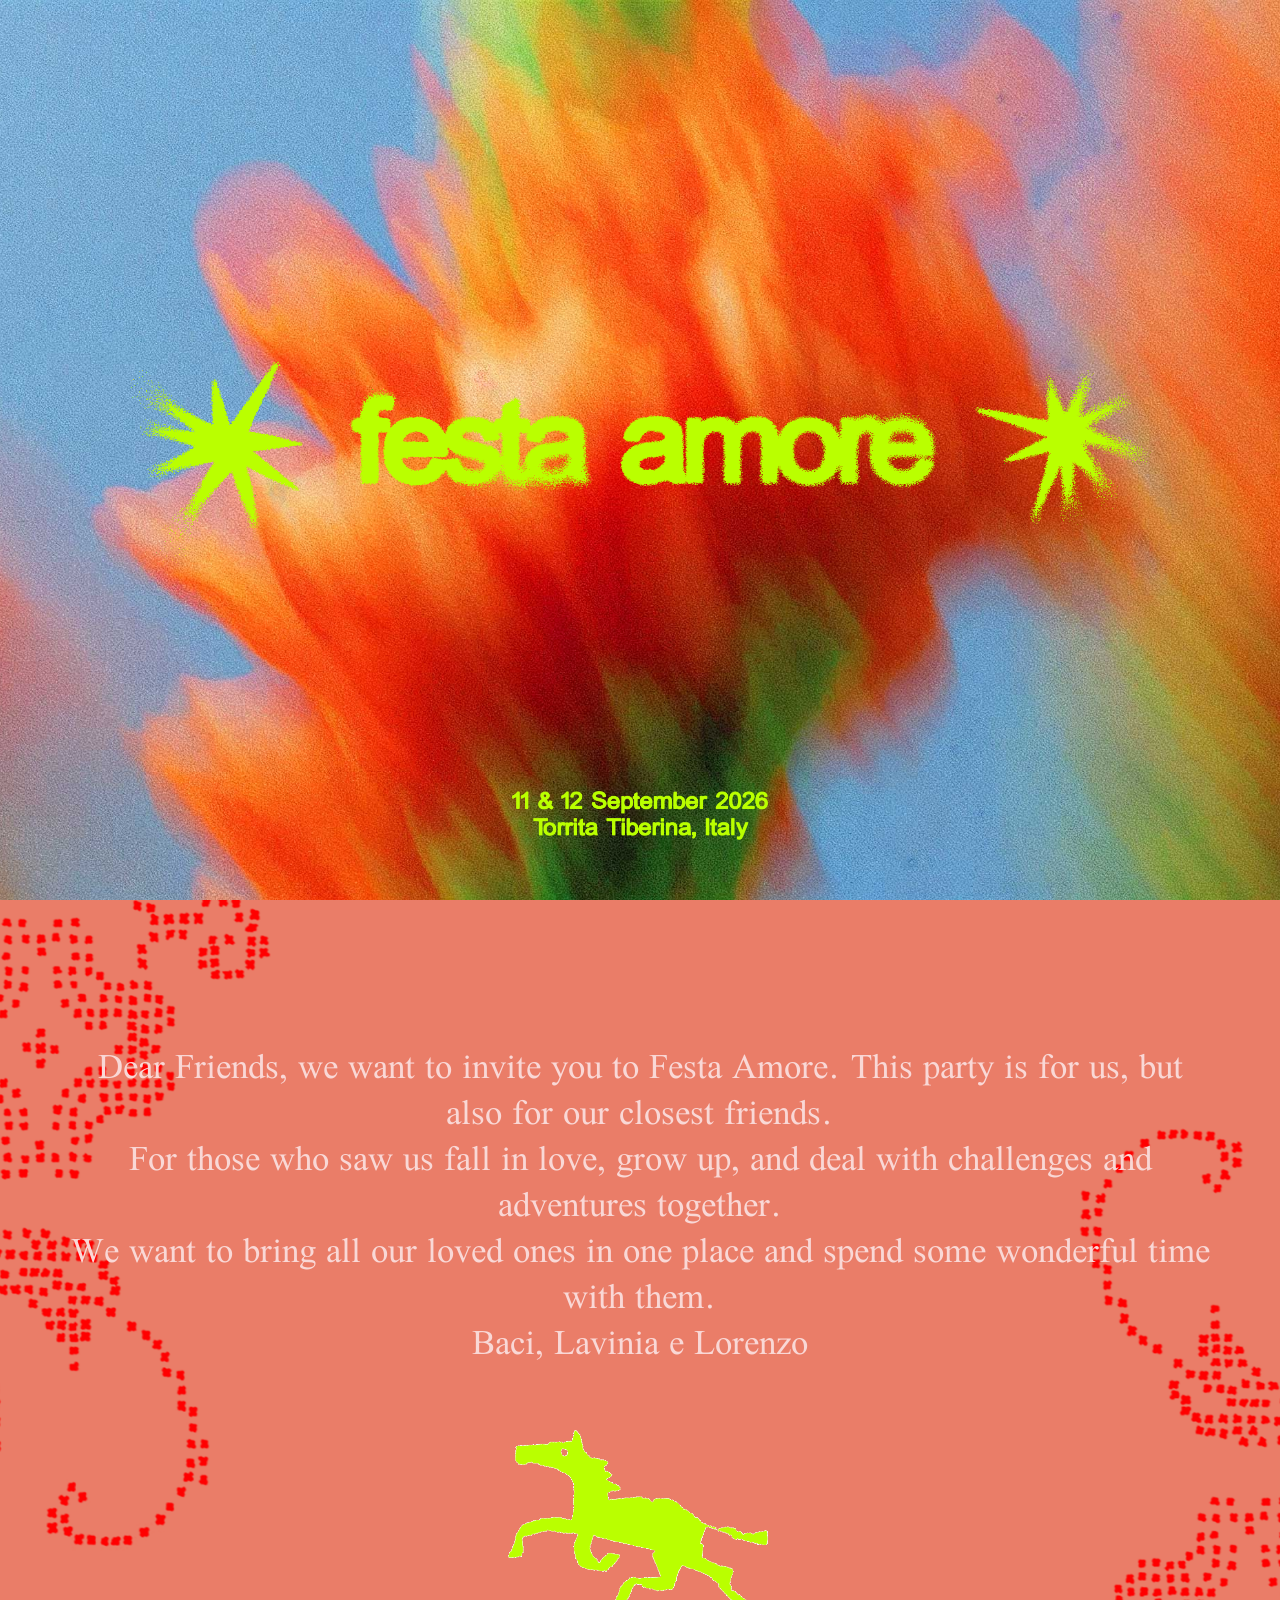
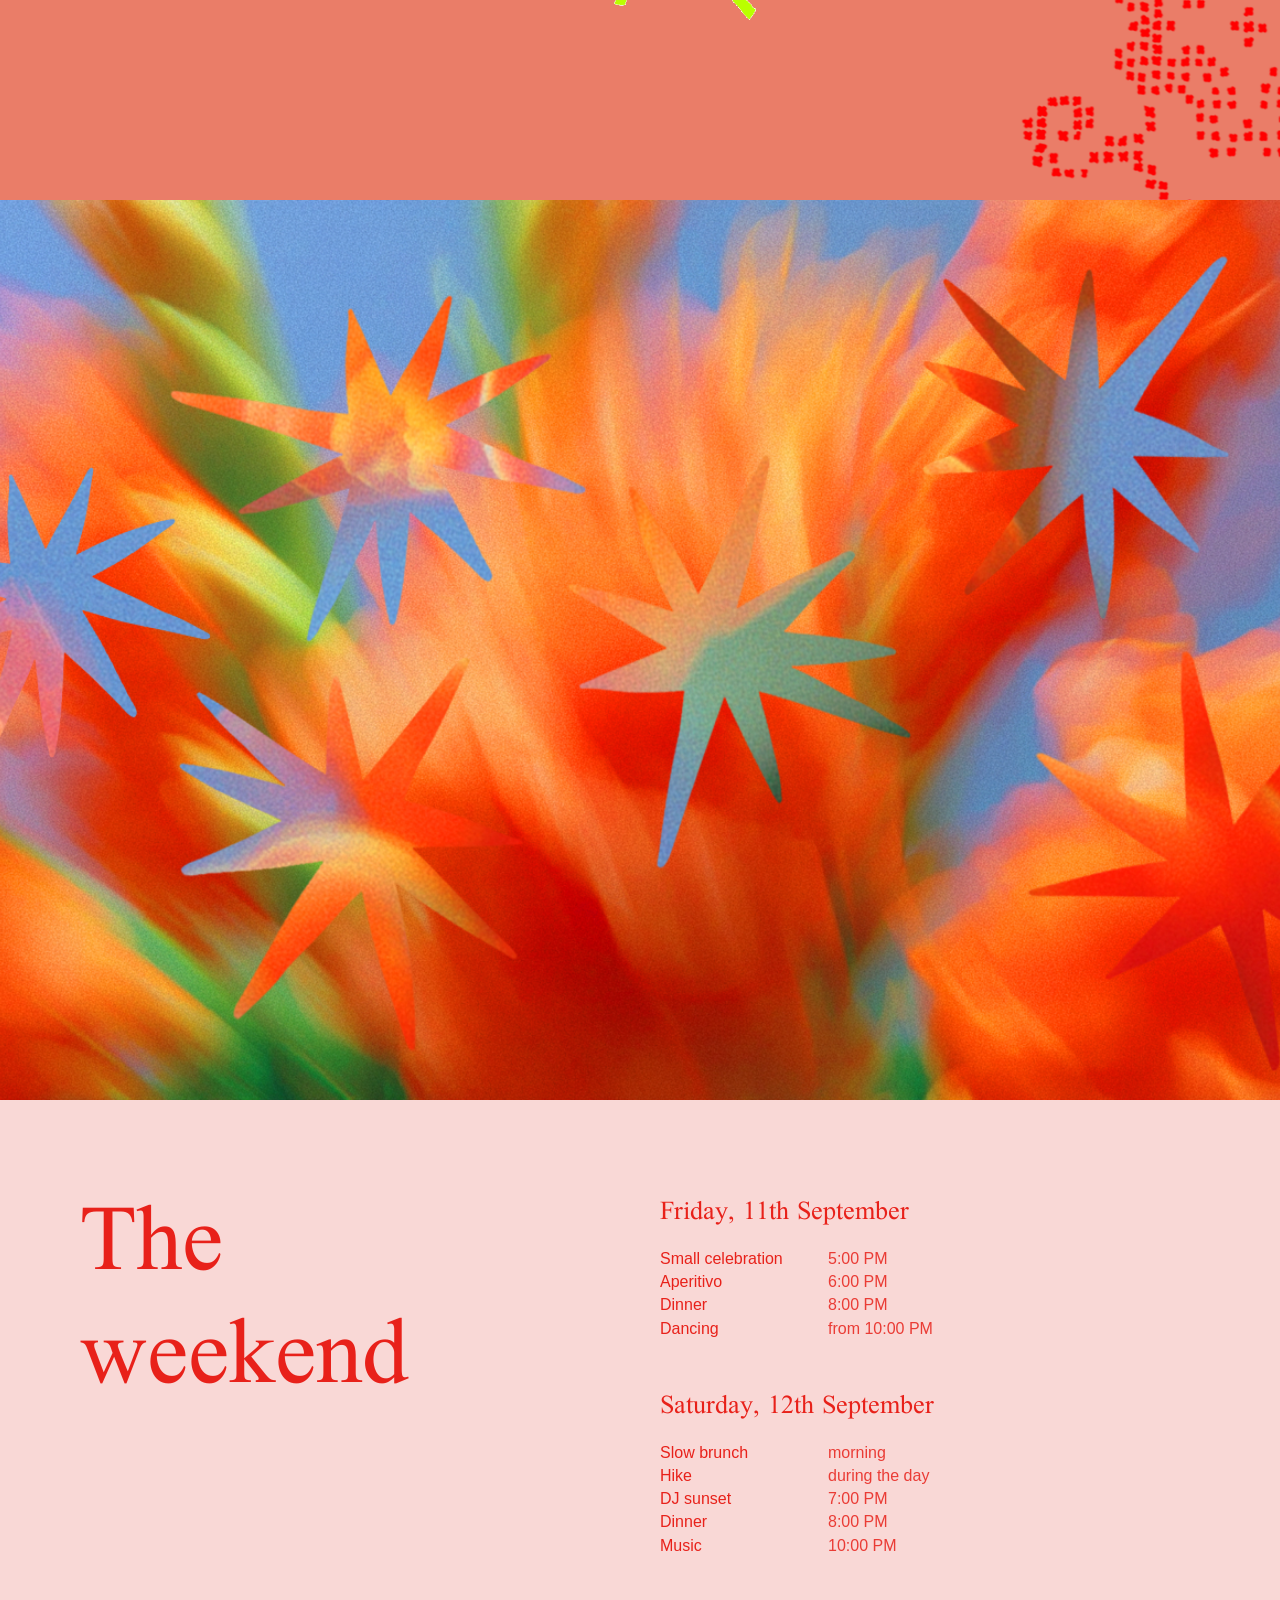
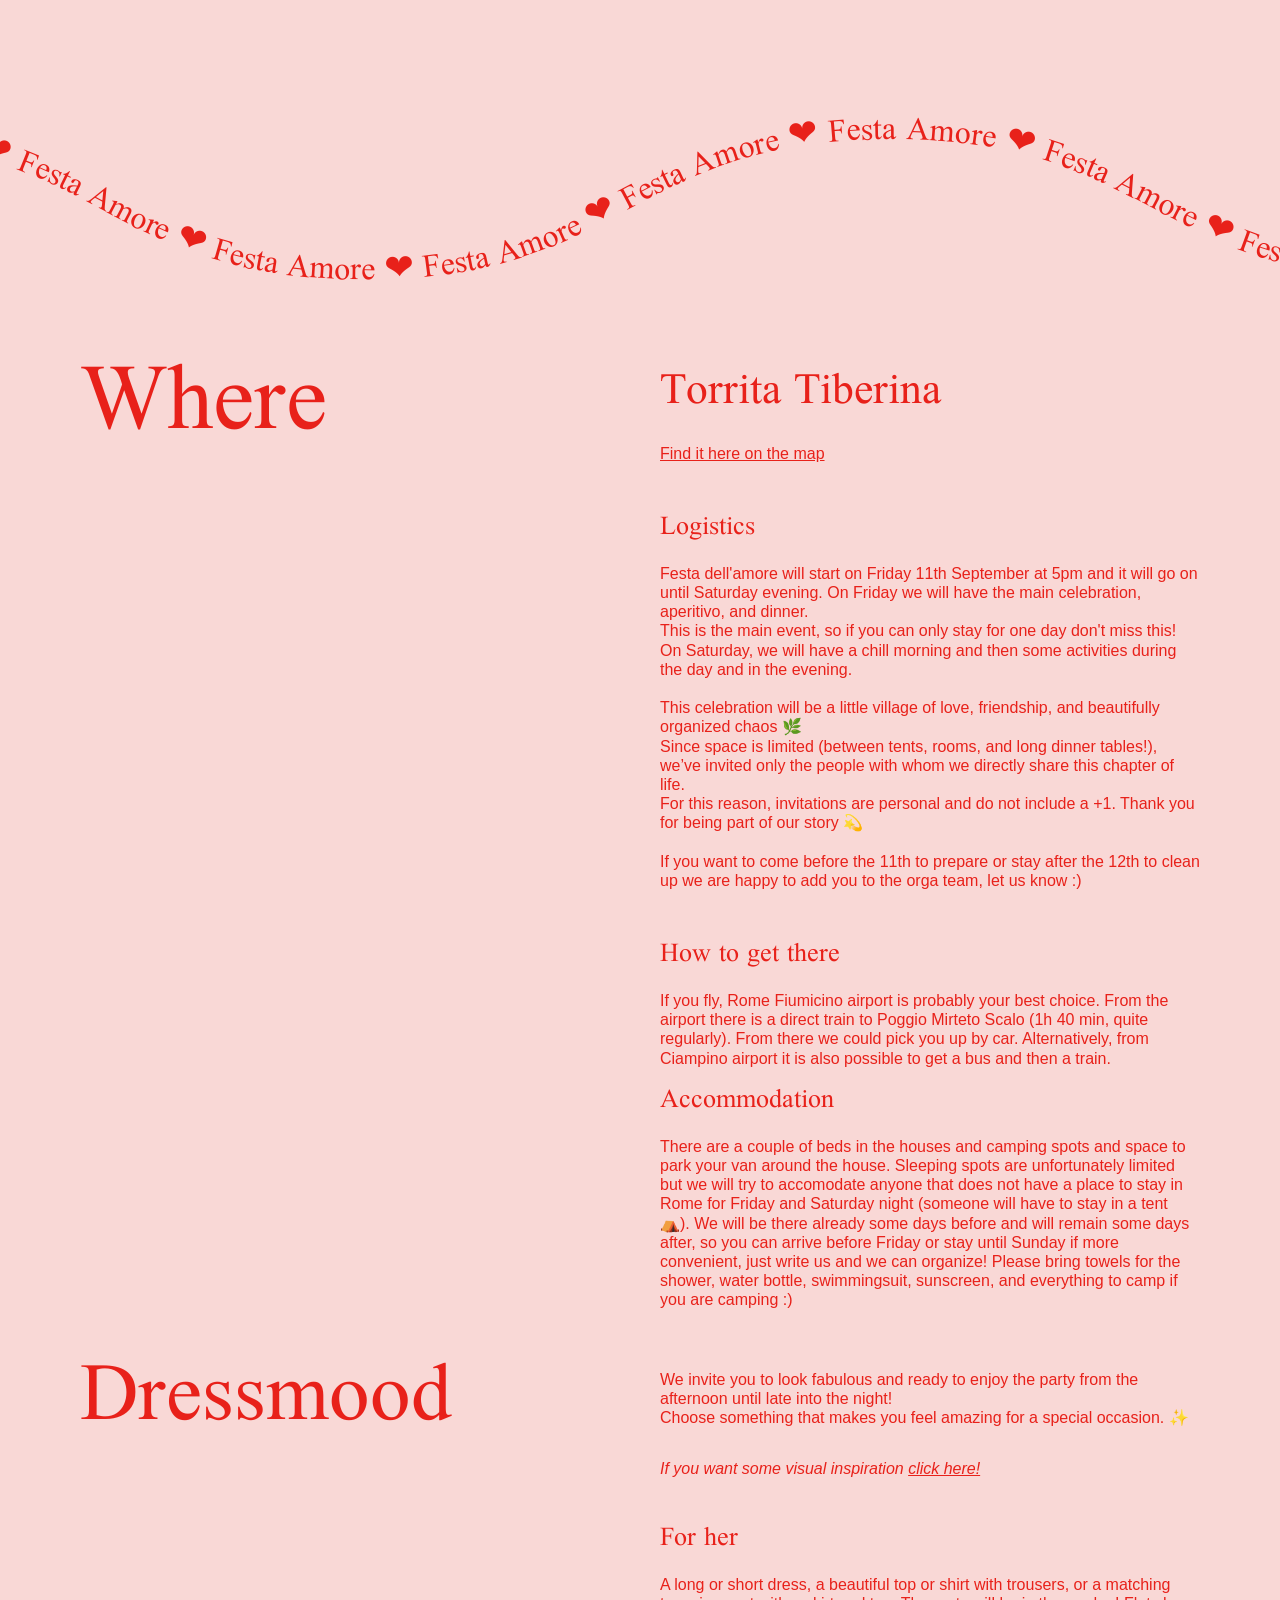
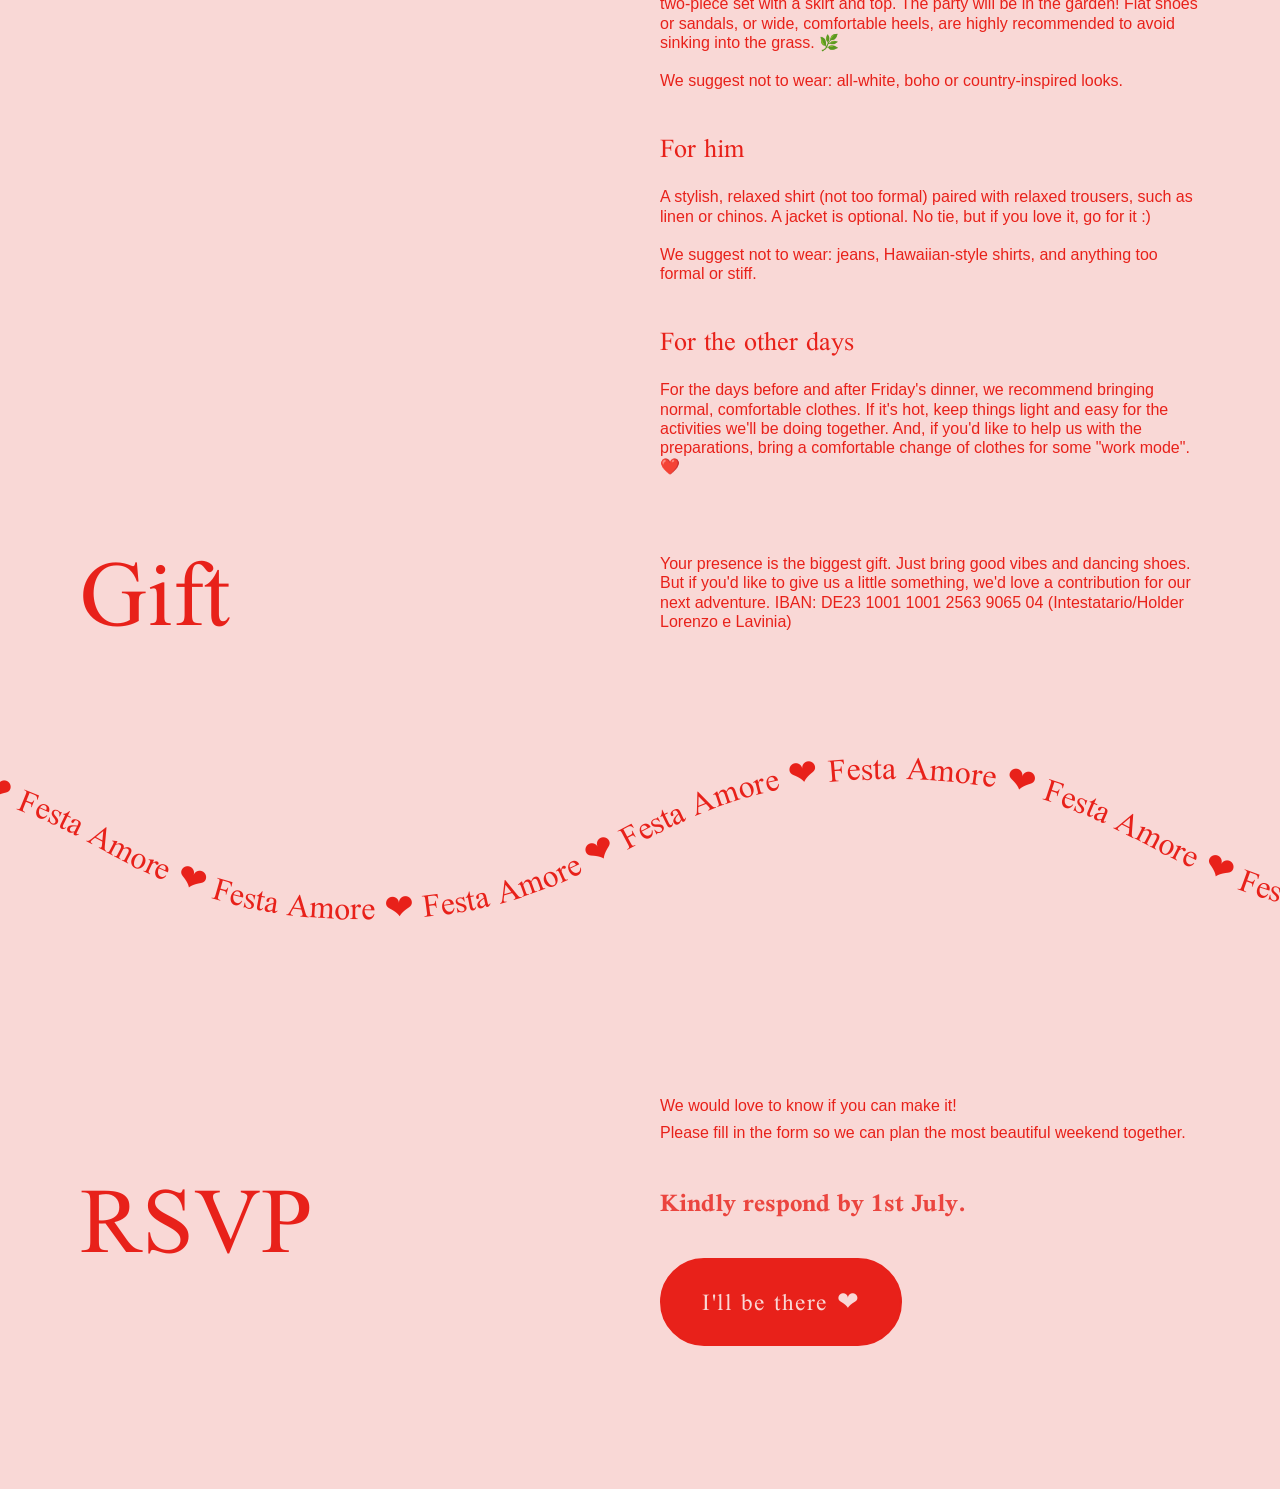
<file: index.html>
<!DOCTYPE html>
<html lang="en">
<head>
    <meta charset="UTF-8">
    <meta name="viewport" content="width=device-width, initial-scale=1.0">
    <title>Festa amore</title>
    <link rel="icon" type="image/png" href="favicon.png">
    <link rel="preconnect" href="https://fonts.googleapis.com">
    <link rel="preconnect" href="https://fonts.gstatic.com" crossorigin>
    <link href="https://fonts.googleapis.com/css2?family=Jacquard+12&family=Jersey+10&family=Jersey+10+Charted&family=Scheherazade+New:wght@400;500;600;700&family=Tiny5&display=swap" rel="stylesheet">
    <style>
        * {
            margin: 0;
            padding: 0;
            box-sizing: border-box;
        }
        body {
            font-family: Arial, sans-serif;
            overflow-x: hidden;
            scroll-behavior: smooth;
            cursor: url('cursor.cur'), auto;
            background-color: #f9d8d6;
        }

        .section {
            height: 100vh;
            min-height: -webkit-fill-available;
            display: flex;
            align-items: center;
            justify-content: center;
            position: relative;
            color: white;
            text-align: center;
        }

        .hero {
            background-image: url('your-hero-image2.jpg');
            background-size: cover;
            background-position: center;
            background-attachment: scroll;
        }

        .hero-content {
            display: flex;
            flex-direction: column;
            align-items: center;
            justify-content: center;
            position: absolute;
            top: 0; left: 0; right: 0; bottom: 0;
            z-index: 2;
        }

        .logo {
            max-width: 80%;
            height: auto;
            z-index: 2;
            position: relative;
            opacity: 0;
            transform: translateY(30px);
            animation: fadeInUp 1.2s ease-out forwards;
        }

        .hero-details {
            max-width: 20%;
            height: auto;
            opacity: 0;
            position: absolute;
            bottom: 60px;
            animation: fadeInUp 1.2s ease-out 0.4s forwards;
        }

        @keyframes fadeInUp {
            to {
                opacity: 1;
                transform: translateY(0);
            }
        }

        .second-section {
            background-image: url('section2.png');
            background-size: cover;
            background-position: center;
            background-attachment: scroll;
            flex-direction: column;
            gap: 32px;
        }

        .second-section-content {
            display: flex;
            flex-direction: column;
            align-items: center;
            gap: 32px;
            z-index: 2;
            padding: 40px;
            padding-top: 80px;
        }

        .second-section-text {
            font-family: 'Scheherazade New', serif;
            font-style: normal;
            font-weight: normal;
            font-size: clamp(1.2rem, 3vw, 3rem);
            color: #f9d8d6;
            text-align: center;
            max-width: 95%;
            line-height: 1.2;
        }

        .second-section-gif {
            max-width: 300px;
            width: 60%;
            height: auto;
        }

        @media (max-width: 768px) {
            .second-section-text { font-size: 3.4rem; }
            .second-section-gif { max-width: 200px; width: 80%; }
        }

        .third-section {
            background-image: url('your-second-image.png');
            background-size: cover;
            background-position: center;
            background-attachment: scroll;
        }

        .weekend-section {
            background-color: #f9d8d6;
            display: flex;
            flex-direction: row;
            align-items: flex-start;
            justify-content: space-between;
            padding: 80px;
            gap: 40px;
        }

        .where-section {
            background-color: #f9d8d6;
            display: flex;
            flex-direction: row;
            align-items: flex-start;
            justify-content: space-between;
            padding: 30px 80px;
            gap: 40px;
        }

        .weekend-title,
        .where-title {
            flex: 1;
            font-family: 'Scheherazade New', serif;
            font-size: clamp(3rem, 8vw, 8rem);
            font-weight: normal;
            color: #e8211a;
            line-height: 1.1;
            text-align: left;
        }

        .weekend-schedule,
        .where-content {
            flex: 1;
            display: flex;
            flex-direction: column;
            gap: 32px;
            color: #e8211a;
            text-align: left;
        }

        .day-title {
            font-family: 'Scheherazade New', serif;
            font-size: 1.8rem;
            font-weight: normal;
            margin-bottom: 10px;
            color: #e8211a;
        }

        .location-title {
            font-family: 'Scheherazade New', serif;
            font-size: 3rem;
            font-weight: normal;
            margin-bottom: 8px;
            color: #e8211a;
        }

        .day-events {
            font-size: 1rem;
            line-height: 1.2;
            color: #e8211a;
        }

        .day-events .event-row {
            display: flex;
            gap: 8px;
            margin-bottom: 4px;
        }

        .day-events .event-name {
            font-weight: normal;
            min-width: 160px;
        }

        .day-events .event-time {
            opacity: 0.85;
        }

        a {
            color: #e8211a;
            text-decoration: underline;
        }

        /* Wave Text Banner */
        .wave-banner-wrap {
            width: 100%;
            overflow: hidden;
            height: 200px;
            background-color: #f9d8d6;
            margin-top: 70px;
        }

        .wave-banner {
            display: block;
            width: 100%;
            overflow: visible;
            background: transparent;
        }

        .wave-banner text {
            font-family: 'Scheherazade New', serif;
            font-size: 32px;
            fill: #e8211a;
            font-weight: normal;
        }

        /* ── RSVP Section ── */
        .rsvp-section {
            background-color: #f9d8d6;
            display: flex;
            flex-direction: row;
            align-items: center;
            justify-content: space-between;
            padding: 80px;
            gap: 40px;
            min-height: 60vh;
        }

        .rsvp-title {
            flex: 1;
            font-family: 'Scheherazade New', serif;
            font-size: clamp(3rem, 8vw, 8rem);
            font-weight: normal;
            color: #e8211a;
            line-height: 1.1;
            text-align: left;
        }

        .rsvp-content {
            flex: 1;
            display: flex;
            flex-direction: column;
            align-items: flex-start;
            gap: 28px;
        }

        .rsvp-body-text {
            font-size: 1rem;
            line-height: 1.7;
            color: #e8211a;
        }

        .rsvp-deadline {
            font-family: 'Scheherazade New', serif;
            font-style: normal;
            font-weight: bold;
            font-size: 1.7rem;
            color: #e8211a;
            opacity: 0.8;
        }

       

        .rsvp-btn {
            display: inline-block;
            font-family: 'Scheherazade New', serif;
            font-size: 1.6rem;
            font-weight: normal;
            color: #f9d8d6;
            background-color: #e8211a;
            border: 2px solid #e8211a;
            border-radius: 50px;
            padding: 16px 40px;
            text-decoration: none;
            letter-spacing: 0.06em;
            position: relative;
            transition: background-color 0.25s ease, color 0.25s ease, transform 0.2s ease;
            cursor: pointer;
        }

        .rsvp-btn:hover {
            background-color: #f9d8d6;
            color: #e8211a;
            transform: translateY(-2px);
        }

        .rsvp-btn::after {
            content: ' ❤︎';
            display: inline;
            transition: opacity 0.25s;
        }

        .gift-footer {
            background-color: #f9d8d6;
            text-align: center;
            padding: 40px 24px 60px;
            font-size: 0.85rem;
            line-height: 1.6;
            color: #e8211a;
            opacity: 0.7;
        }

        /* ── Present Section ── */
        .present-section {
            background-color: #f9d8d6;
            display: flex;
            flex-direction: row;
            align-items: center;
            justify-content: space-between;
            padding: 30px 80px;
            gap: 40px;
        }

        .present-title {
            flex: 1;
            font-family: 'Scheherazade New', serif;
            font-size: clamp(3rem, 8vw, 8rem);
            font-weight: normal;
            color: #e8211a;
            line-height: 1.1;
            text-align: left;
        }

        .present-content {
            flex: 1;
            display: flex;
            flex-direction: column;
            gap: 28px;
            color: #e8211a;
            text-align: left;
        }

        .present-text {
            font-size: 1rem;
            line-height: 1.2;
            color: #e8211a;
        }

        /* ── Dress Code Section ── */
        .dresscode-section {
            background-color: #f9d8d6;
            display: flex;
            flex-direction: row;
            align-items: flex-start;
            justify-content: space-between;
            padding: 30px 80px;
            gap: 40px;
        }

        .dresscode-title {
            flex: 1;
            font-family: 'Scheherazade New', serif;
            font-size: clamp(3rem, 7vw, 6.5rem);
            font-weight: normal;
            color: #e8211a;
            line-height: 1.1;
            text-align: left;
            margin-top: -0.32em;
        }

        .dresscode-content {
            flex: 1;
            display: flex;
            flex-direction: column;
            gap: 28px;
            color: #e8211a;
            text-align: left;
        }

        .dresscode-intro {
            font-size: 1rem;
            line-height: 1.2;
            color: #e8211a;
        }

        .dresscode-subtitle {
            font-family: 'Scheherazade New', serif;
            font-size: 1.8rem;
            font-weight: normal;
            margin-bottom: 10px;
            color: #e8211a;
        }

        .dresscode-text {
            font-size: 1rem;
            line-height: 1.2;
            color: #e8211a;
        }

        .moodboard-link {
            display: inline-block;
            margin-top: 4px;
            font-style: italic;
        }

        /* ── Responsive ── */
        @media (max-width: 768px) {
            .logo { max-width: 90%; }

            .section { background-attachment: scroll !important; }

            .hero, .second-section, .third-section {
                background-size: cover;
                background-position: center center;
            }

            .hero-details { max-width: 55%; bottom: 40px; }

            .second-section-text { font-size: clamp(1.5rem, 4vw, 4rem); }

            .weekend-section,
            .where-section {
                flex-direction: column;
                height: auto;
                min-height: 100vh;
                padding: 60px 24px;
            }

            .dresscode-section,
            .present-section {
                flex-direction: column;
                align-items: flex-start;
                height: auto;
                min-height: unset;
                padding: 32px 24px;
                gap: 20px;
            }

            .location-title { font-size: clamp(1.5rem, 5vw, 3rem); }

            .wave-banner-wrap { height: 140px; }
            .wave-banner { margin-top: 30px !important; }

            /* RSVP mobile */
            .rsvp-section {
                flex-direction: column;
                align-items: flex-start;
                height: auto;
                min-height: unset;
                padding: 60px 24px;
                gap: 32px;
            }

            .rsvp-content { width: 100%; }

            .rsvp-btn {
                width: 100%;
                text-align: center;
                padding: 16px 24px;
            }
        }
    </style>
</head>
<body>

    <!-- Hero Section -->
    <section class="section hero">
        <div class="hero-content">
            <img src="logo.png" alt="Logo" class="logo">
            <img src="details.png" alt="Details" class="hero-details">
        </div>
    </section>

    <!-- Second Section -->
    <section class="section second-section">
        <div class="second-section-content">
            <p class="second-section-text">Dear Friends, we want to invite you to Festa Amore. This party is for us, but also for our closest friends. <br> For those who saw us fall in love, grow up, and deal with challenges and adventures together. <br>
            We want to bring all our loved ones in one place and spend some wonderful time with them. <br> Baci, Lavinia e Lorenzo</p>
            <img src="your-animation.gif" alt="animation" class="second-section-gif">
        </div>
    </section>

    <!-- Third Section -->
    <section class="section third-section"></section>

    <!-- The Weekend Section -->
    <section class="weekend-section">
        <div class="weekend-title">The<br>weekend</div>
        <div class="weekend-schedule">

            <div>
                <div class="day-title">Friday, 11th September</div>
                <div class="day-events">
                    <div class="event-row"><span class="event-name">Small celebration</span><span class="event-time">5:00 PM</span></div>
                    <div class="event-row"><span class="event-name">Aperitivo</span><span class="event-time">6:00 PM</span></div>
                    <div class="event-row"><span class="event-name">Dinner</span><span class="event-time">8:00 PM</span></div>
                    <div class="event-row"><span class="event-name">Dancing</span><span class="event-time">from 10:00 PM</span></div>
                </div>
            </div>

            <div>
                <div class="day-title">Saturday, 12th September</div>
                <div class="day-events">
                    <div class="event-row"><span class="event-name">Slow brunch</span><span class="event-time">morning</span></div>
                    <div class="event-row"><span class="event-name">Hike</span><span class="event-time">during the day</span></div>
                    <div class="event-row"><span class="event-name">DJ sunset</span><span class="event-time">7:00 PM</span></div>
                    <div class="event-row"><span class="event-name">Dinner</span><span class="event-time">8:00 PM</span></div>
                    <div class="event-row"><span class="event-name">Music</span><span class="event-time">10:00 PM</span></div>
                </div>
            </div>

        </div>
    </section>

    <!-- Wave Text Banner 1 -->
    <div class="wave-banner-wrap">
        <svg class="wave-banner" height="90px" viewBox="0 0 1500.72 89.55" overflow="visible" preserveAspectRatio="xMidYMid slice" style="transform: scale(1.1) rotate(180deg); display: block; margin-top: 55px;">
            <path id="curve-1" d="M1476.133,808.086c-238.287,0-238.287-126.862-476.574-126.862a388.326,388.326,0,0,0-69.728,4.153c-171.338,21.77-194.294,122.71-406.845,122.71C284.7,808.086,284.7,681.226,46.413,681.226H.5V.5L1510.439,12.253V808.086Z" transform="translate(0 -700)" fill="none" />
            <text><textPath alignment-baseline="top" href="#curve-1" id="text-path-1" text-anchor="start">Festa Amore ❤︎  Festa Amore ❤︎  Festa Amore ❤︎  Festa Amore ❤︎  Festa Amore ❤︎  Festa Amore ❤︎  Festa Amore ❤︎  Festa Amore ❤︎  Festa Amore ❤︎  Festa Amore ❤︎  Festa Amore ❤︎  Festa Amore ❤︎  Festa Amore ❤︎  Festa Amore ❤︎  Festa Amore ❤︎  Festa Amore ❤︎  Festa Amore ❤︎  Festa Amore ❤︎  Festa Amore ❤︎  Festa Amore ❤︎  Festa Amore ❤︎  Festa Amore ❤︎  Festa Amore ❤︎  Festa Amore ❤︎  Festa Amore ❤︎  Festa Amore ❤︎  Festa Amore ❤︎  Festa Amore ❤︎  Festa Amore ❤︎  Festa Amore ❤︎  Festa Amore ❤︎  Festa Amore ❤︎  Festa Amore ❤︎  Festa Amore ❤︎  Festa Amore ❤︎  Festa Amore ❤︎  Festa Amore ❤︎  Festa Amore ❤︎  Festa Amore ❤︎  Festa Amore ❤︎ </textPath></text>
        </svg>
    </div>

    <!-- Where Section -->
    <section class="where-section">
        <div class="where-title">Where</div>
        <div class="where-content">

            <div>
                <div class="location-title">Torrita Tiberina</div>
                <div class="day-events">
                    <a href="https://maps.app.goo.gl/izCGa473oEjXtnfr8" target="_blank">Find it here on the map</a>
                </div>
            </div>

            <div>
                <div class="day-title">Logistics</div>
                <div class="day-events">
                    Festa dell'amore will start on Friday 11th September at 5pm and it will go on until Saturday evening. On Friday we will have the main celebration, aperitivo, and dinner. <br> This is the main event, so if you can only stay for one day don't miss this! <br>On Saturday, we will have a chill morning and then some activities during the day and in the evening. 
                    <br> <br> This celebration will be a little village of love, friendship, and beautifully organized chaos 🌿 <br> 
Since space is limited (between tents, rooms, and long dinner tables!), we’ve invited only the people with whom we directly share this chapter of life. <br> 
For this reason, invitations are personal and do not include a +1. Thank you for being part of our story 💫
                    <br><br>If you want to come before the 11th to prepare or stay after the 12th to clean up we are happy to add you to the orga team, let us know :)
                </div>
            </div>

            <div>
            <div>
                <div class="day-title">How to get there</div>
                <div class="day-events">
                    If you fly, Rome Fiumicino airport is probably your best choice. From the airport there is a direct train to Poggio Mirteto Scalo (1h 40 min, quite regularly). From there we could pick you up by car. Alternatively, from Ciampino airport it is also possible to get a bus and then a train.
                </div>
            </div>


            <div>
                <div class="day-title">Accommodation</div>
                <div class="day-events">
                                  There are a couple of beds in the houses and camping spots and space to park your van around the house. Sleeping spots are unfortunately limited but we will try to accomodate anyone that does not have a place to stay in Rome for Friday and Saturday night (someone will have to stay in a tent &#x26FA;&#xFE0F;). We will be there already some days before and will remain some days after, so you can arrive before Friday or stay until Sunday if more convenient, just write us and we can organize! Please bring towels for the shower, water bottle, swimmingsuit, sunscreen, and everything to camp if you are camping :) 
              </div>
            </div>

        </div>
    </section>

    <!-- Dressmood Section -->
    <section class="dresscode-section">
        <div class="dresscode-title">Dressmood</div>
        <div class="dresscode-content">

            <div>
                <div class="dresscode-intro">
                    We invite you to look fabulous and ready to enjoy the party from the afternoon until late into the night! <br>
                    Choose something that makes you feel amazing for a special occasion. ✨
                </div>
            </div>
            <div>
                <div class="dresscode-text moodboard-link">
                    If you want some visual inspiration <a href="festaamore_dresscode_moodboard.png" target="_blank">click here!</a>
                </div>
            </div>
            <div>
                <div class="dresscode-subtitle">For her</div>
                <div class="dresscode-text">
                    A long or short dress, a beautiful top or shirt with trousers, or a matching two-piece set with a skirt and top.
                    The party will be in the garden! Flat shoes or sandals, or wide, comfortable heels, are highly recommended to avoid sinking into the grass. 🌿
                    <br><br>We suggest not to wear: all-white, boho or country-inspired looks.
                </div>
            </div>

            <div>
                <div class="dresscode-subtitle">For him</div>
                <div class="dresscode-text">
                    A stylish, relaxed shirt (not too formal) paired with relaxed trousers, such as linen or chinos. A jacket is optional. No tie, but if you love it, go for it :)
                    <br><br>We suggest not to wear: jeans, Hawaiian-style shirts, and anything too formal or stiff.
                </div>
            </div>

            <div>
                <div class="dresscode-subtitle">For the other days</div>
                <div class="dresscode-text">
                    For the days before and after Friday's dinner, we recommend bringing normal, comfortable clothes. If it's hot, keep things light and easy for the activities we'll be doing together.
                    And, if you'd like to help us with the preparations, bring a comfortable change of clothes for some "work mode". ❤️
                </div>
            </div>

        </div>
    </section>

    <!-- Present Section -->
    <section class="present-section">
        <div class="present-title">Gift</div>
        <div class="present-content">
            <div class="present-text">
                Your presence is the biggest gift. Just bring good vibes and dancing shoes.
                But if you'd like to give us a little something, we'd love a contribution for our next adventure.
                IBAN: DE23 1001 1001 2563 9065 04 (Intestatario/Holder Lorenzo e Lavinia)
            </div>
        </div>
    </section>

    <!-- Wave Text Banner 2 -->
    <div class="wave-banner-wrap">
        <svg class="wave-banner" height="90px" viewBox="0 0 1500.72 89.55" overflow="visible" preserveAspectRatio="xMidYMid slice" style="transform: scale(1.1) rotate(180deg); display: block; margin-top: 55px;">
            <path id="curve-2" d="M1476.133,808.086c-238.287,0-238.287-126.862-476.574-126.862a388.326,388.326,0,0,0-69.728,4.153c-171.338,21.77-194.294,122.71-406.845,122.71C284.7,808.086,284.7,681.226,46.413,681.226H.5V.5L1510.439,12.253V808.086Z" transform="translate(0 -700)" fill="none" />
            <text><textPath alignment-baseline="top" href="#curve-2" id="text-path-2" text-anchor="start">Festa Amore ❤︎  Festa Amore ❤︎  Festa Amore ❤︎  Festa Amore ❤︎  Festa Amore ❤︎  Festa Amore ❤︎  Festa Amore ❤︎  Festa Amore ❤︎  Festa Amore ❤︎  Festa Amore ❤︎  Festa Amore ❤︎  Festa Amore ❤︎  Festa Amore ❤︎  Festa Amore ❤︎  Festa Amore ❤︎  Festa Amore ❤︎  Festa Amore ❤︎  Festa Amore ❤︎  Festa Amore ❤︎  Festa Amore ❤︎  Festa Amore ❤︎  Festa Amore ❤︎  Festa Amore ❤︎  Festa Amore ❤︎  Festa Amore ❤︎  Festa Amore ❤︎  Festa Amore ❤︎  Festa Amore ❤︎  Festa Amore ❤︎  Festa Amore ❤︎  Festa Amore ❤︎  Festa Amore ❤︎  Festa Amore ❤︎  Festa Amore ❤︎  Festa Amore ❤︎  Festa Amore ❤︎  Festa Amore ❤︎  Festa Amore ❤︎  Festa Amore ❤︎  Festa Amore ❤︎ </textPath></text>
        </svg>
    </div>

    <!-- RSVP Section -->
    <section class="rsvp-section">
        <div class="rsvp-title">RSVP</div>
        <div class="rsvp-content">
            <p class="rsvp-body-text">
                We would love to know if you can make it!<br>
                Please fill in the form so we can plan the most beautiful weekend together.
            </p>
            <p class="rsvp-deadline">Kindly respond by 1st July.</p>
            <a class="rsvp-btn" href="https://forms.gle/VejJXsRWdrkmzKBa9" target="_blank">
                I'll be there
            </a>
        </div>
    </section>

    <script>
        const duration = 50000; // ms for one full loop

        document.querySelectorAll("textPath").forEach(tp => {
            const pathId = (tp.getAttribute("href") || tp.getAttribute("xlink:href") || "").replace("#", "");
            const pathEl = document.getElementById(pathId);
            const pathLength = pathEl ? pathEl.getTotalLength() : 4500;

            tp.setAttribute("startOffset", "0");
            let startTime = null;

            function animate(timestamp) {
                if (!startTime) startTime = timestamp;
                const elapsed = (timestamp - startTime) % duration;
                tp.setAttribute("startOffset", ((elapsed / duration) * pathLength) - pathLength);
                requestAnimationFrame(animate);
            }
            requestAnimationFrame(animate);
        });
    </script>

</body>
</html>
</file>
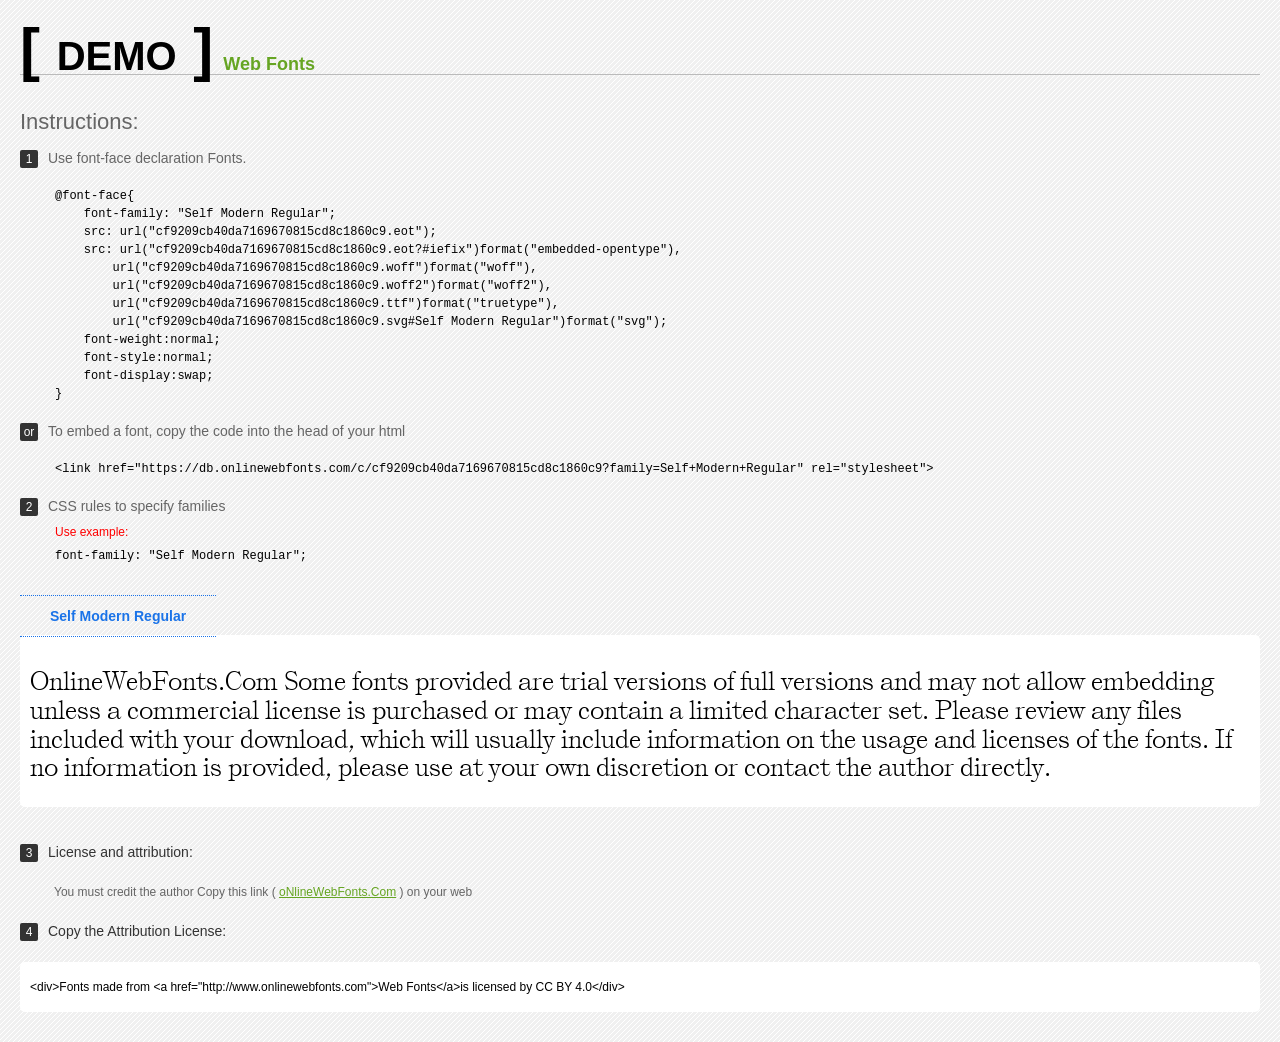
<file: OnlineWebFonts_COM_bcc03362a51586714ff2874532c788c0/Self Modern Regular/Web Fonts/Web Fonts Demo.html>
<!doctype html>
<html>
<head>
<meta charset="utf-8">
<title>Self Modern Regular Fonts Demo</title>
<style type="text/css">
*{margin:0;padding:0;list-style-type:none;}body{font-family:Arial,Helvetica,sans-serif;line-height:1.5;font-size:16px;padding:20px;color:#333;background-image:url([data-uri]);}a{color:#66A523;}a:hover,.g:hover{opacity:0.7;}h1{font-size:60px;border-bottom:1px solid #bbb;line-height:20px;color:#000;text-transform:uppercase;margin-top:20px;}h1 a{font-size:18px;color:#66A523;text-decoration:none;text-transform:capitalize;margin-left:10px;}h1 font{font-size:40px;}.info{float:left;font-size:14px;margin-top:30px;color:#666;}.info .inst{font-size:22px;margin-bottom:10px;}.info span,.by span{color:#fff;border-radius:2px;display:inline-block;width:18px;height:18px;text-align:center;margin-right:10px;background-color:#333333;font-size:12px;line-height:18px;}.info .exs{font-size:12px;color:#666;margin-left:35px;display:block;}.info .exs font{color:#f00;line-height:30px;}.demo{float:left;width:100%;height:auto;padding-bottom:10px;margin-top:70px;background-color:#FFF;border-radius:5px;}.demo a{color:#1a73e8;float:left;font-weight:bold;font-size:14px;padding-right:30px;padding-left:30px;position:relative;border-top-width:1px;border-top-style:dotted;border-top-color:#1A73E8;text-decoration:none;border-bottom-width:1px;border-bottom-style:dotted;border-bottom-color:#1A73E8;line-height:40px;margin-top:-40px;}.demo .t{font-size:24px;float:left;width:calc(100% - 20px);color:#000;height:120px;margin-top:20px;line-height:1.2em;overflow-x:hidden;padding:10px;}.by{padding-top:15px;float:left;width:100%;margin-top:10px;margin-right:0;margin-bottom:10px;margin-left:0;font-size:14px;color:#666;}.by .b{padding-top:10px;padding-bottom:10px;color:#333;}.by .a{padding-top:10px;padding-bottom:10px;margin-left:34px;font-size:12px;}.te{width:100%;height:auto;border:0px solid #CCC;resize:none;float:left;margin-top:10px;line-height:16px;overflow:hidden;border-radius:5px;color:#000000;background-color:#FFF;font-size:12px;margin-bottom:20px;text-indent:10px;padding-top:17px;padding-bottom:17px;}pre{color:#000;}
</style>
<style type="text/css">

@font-face{
    font-family: "Self Modern Regular";
    src: url("cf9209cb40da7169670815cd8c1860c9.eot");
    src: url("cf9209cb40da7169670815cd8c1860c9.eot?#iefix")format("embedded-opentype"),
        url("cf9209cb40da7169670815cd8c1860c9.woff")format("woff"),
        url("cf9209cb40da7169670815cd8c1860c9.woff2")format("woff2"),
        url("cf9209cb40da7169670815cd8c1860c9.ttf")format("truetype"),
        url("cf9209cb40da7169670815cd8c1860c9.svg#Self Modern Regular")format("svg");
    font-weight:normal;
    font-style:normal;
    font-display:swap;
}

</style>
</head>
<body>
<h1> <span>[ <font>Demo</font> ]</span><a href="http://www.onlinewebfonts.com" target="_blank">Web Fonts</a></h1>
<div class="info">
  <div class="inst">Instructions:</div>
  <span>1</span>Use font-face declaration Fonts.
  <div class="exs">
    <pre>

@font-face{
    font-family: "Self Modern Regular";
    src: url("cf9209cb40da7169670815cd8c1860c9.eot");
    src: url("cf9209cb40da7169670815cd8c1860c9.eot?#iefix")format("embedded-opentype"),
        url("cf9209cb40da7169670815cd8c1860c9.woff")format("woff"),
        url("cf9209cb40da7169670815cd8c1860c9.woff2")format("woff2"),
        url("cf9209cb40da7169670815cd8c1860c9.ttf")format("truetype"),
        url("cf9209cb40da7169670815cd8c1860c9.svg#Self Modern Regular")format("svg");
    font-weight:normal;
    font-style:normal;
    font-display:swap;
}

</pre>
  </div>
  <span>or</span>To embed a font, copy the code into the head of your html
  <div class="exs">
<br/><pre>&lt;link href=&quot;https://db.onlinewebfonts.com/c/cf9209cb40da7169670815cd8c1860c9?family=Self+Modern+Regular&quot; rel=&quot;stylesheet&quot;&gt;</pre><br/>
  </div>
  <span>2</span>CSS rules to specify families
  <div class="exs"><font>Use example:</font> <br/>
    <pre>
font-family: &quot;Self Modern Regular&quot;;
</pre>
  </div>
</div>
<!--demo-->
<div class="demo"><a href="https://www.onlinewebfonts.com/download/cf9209cb40da7169670815cd8c1860c9" target="_blank">Self Modern Regular</a>
  <div class="t" style='font-family:"Self Modern Regular"'>
  OnlineWebFonts.Com Some fonts provided are trial versions of full versions and may not allow embedding 
unless a commercial license is purchased or may contain a limited character set. 
Please review any files included with your download, 
which will usually include information on the usage and licenses of the fonts. 
If no information is provided, 
please use at your own discretion or contact the author directly.</div>
</div>
<!--demo-->
<div class="by">
  <div class="b"><span>3</span>License and attribution:</div>
  <div class="a">You must credit the author Copy this link ( <a href="http://www.onlinewebfonts.com" target="_blank">oNlineWebFonts.Com</a> ) on your web</div>
  <div class="b"><span>4</span>Copy the Attribution License:</div>
  <div class="te">&lt;div&gt;Fonts made from &lt;a href="http://www.onlinewebfonts.com"&gt;Web Fonts&lt;/a&gt;is licensed by CC BY 4.0&lt;/div&gt;</div>
</div>
</body>
</html>
</file>
